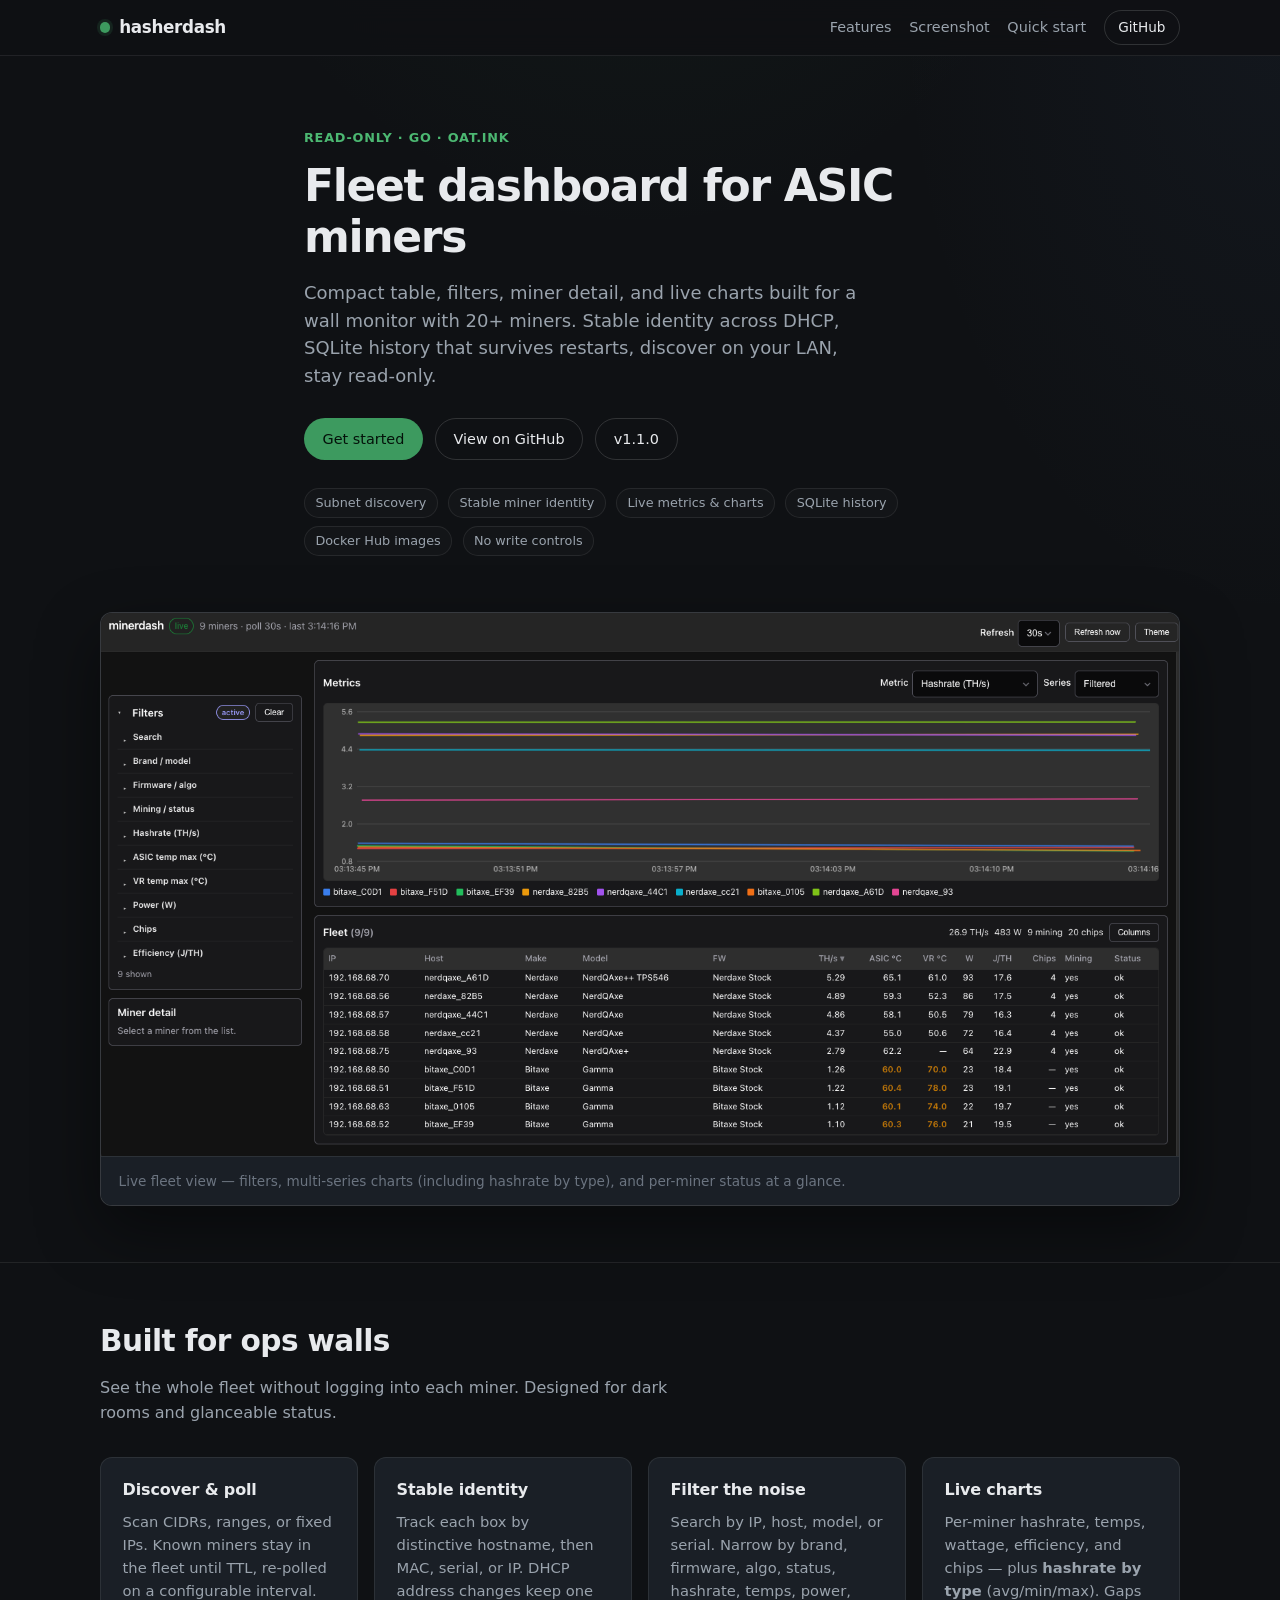
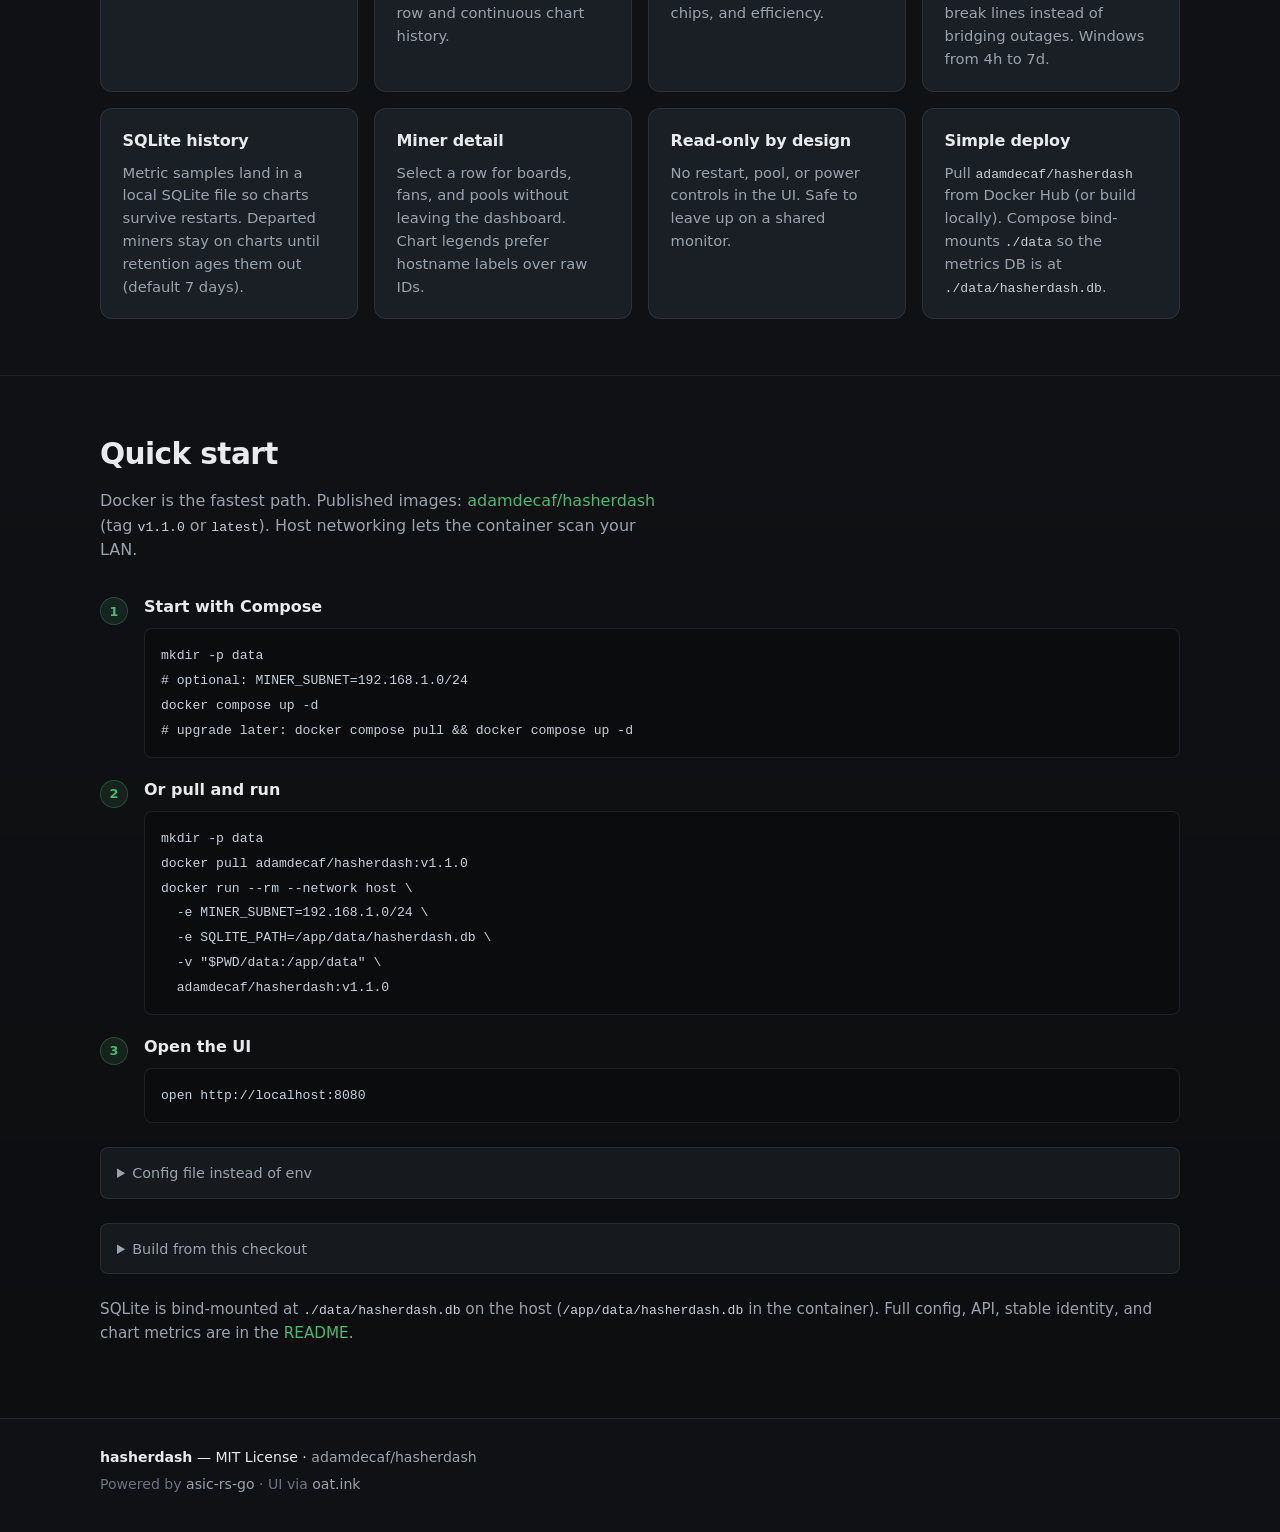
<file: docs/index.html>
<!DOCTYPE html>
<html lang="en">
<head>
  <meta charset="UTF-8" />
  <meta name="viewport" content="width=device-width, initial-scale=1.0" />
  <title>hasherdash — ASIC miner fleet dashboard</title>
  <meta name="description" content="Read-only fleet dashboard for ASIC miners. Stable identity, SQLite history, hashrate-by-type charts, and Docker Hub images for wall monitors." />
  <meta name="color-scheme" content="dark" />
  <meta property="og:title" content="hasherdash" />
  <meta property="og:description" content="Read-only ASIC fleet dashboard with stable identity, live charts, and SQLite history." />
  <meta property="og:image" content="images/hasherdash.png" />
  <meta property="og:type" content="website" />
  <link rel="stylesheet" href="styles.css" />
</head>
<body>
  <header class="site-header">
    <div class="wrap header-inner">
      <a class="brand" href="./">
        <span class="brand-mark" aria-hidden="true"></span>
        <strong>hasherdash</strong>
      </a>
      <nav class="nav">
        <a href="#features">Features</a>
        <a href="#screenshot">Screenshot</a>
        <a href="#quickstart">Quick start</a>
        <a class="btn btn-sm" href="https://github.com/adamdecaf/hasherdash">GitHub</a>
      </nav>
    </div>
  </header>

  <main>
    <section class="hero">
      <div class="wrap hero-inner">
        <p class="eyebrow">Read-only · Go · oat.ink</p>
        <h1>Fleet dashboard for ASIC miners</h1>
        <p class="lede">
          Compact table, filters, miner detail, and live charts built for a wall monitor
          with 20+ miners. Stable identity across DHCP, SQLite history that survives restarts,
          discover on your LAN, stay read-only.
        </p>
        <div class="hero-actions">
          <a class="btn btn-primary" href="#quickstart">Get started</a>
          <a class="btn" href="https://github.com/adamdecaf/hasherdash">View on GitHub</a>
          <a class="btn" href="https://github.com/adamdecaf/hasherdash/releases/tag/v1.1.0">v1.1.0</a>
        </div>
        <ul class="hero-meta">
          <li>Subnet discovery</li>
          <li>Stable miner identity</li>
          <li>Live metrics &amp; charts</li>
          <li>SQLite history</li>
          <li>Docker Hub images</li>
          <li>No write controls</li>
        </ul>
      </div>
    </section>

    <section id="screenshot" class="screenshot-section">
      <div class="wrap">
        <figure class="shot">
          <img
            src="images/hasherdash.png"
            alt="hasherdash dashboard showing live hashrate chart, filters, and fleet table for Bitaxe and Nerdaxe miners"
            width="1571"
            height="792"
            loading="eager"
          />
          <figcaption>Live fleet view — filters, multi-series charts (including hashrate by type), and per-miner status at a glance.</figcaption>
        </figure>
      </div>
    </section>

    <section id="features" class="features">
      <div class="wrap">
        <h2>Built for ops walls</h2>
        <p class="section-lede">
          See the whole fleet without logging into each miner. Designed for dark rooms and glanceable status.
        </p>
        <div class="feature-grid">
          <article class="card">
            <h3>Discover &amp; poll</h3>
            <p>
              Scan CIDRs, ranges, or fixed IPs. Known miners stay in the fleet until TTL,
              re-polled on a configurable interval.
            </p>
          </article>
          <article class="card">
            <h3>Stable identity</h3>
            <p>
              Track each box by distinctive hostname, then MAC, serial, or IP.
              DHCP address changes keep one row and continuous chart history.
            </p>
          </article>
          <article class="card">
            <h3>Filter the noise</h3>
            <p>
              Search by IP, host, model, or serial. Narrow by brand, firmware, algo, status,
              hashrate, temps, power, chips, and efficiency.
            </p>
          </article>
          <article class="card">
            <h3>Live charts</h3>
            <p>
              Per-miner hashrate, temps, wattage, efficiency, and chips — plus
              <strong>hashrate by type</strong> (avg/min/max). Gaps break lines instead of
              bridging outages. Windows from 4h to 7d.
            </p>
          </article>
          <article class="card">
            <h3>SQLite history</h3>
            <p>
              Metric samples land in a local SQLite file so charts survive restarts.
              Departed miners stay on charts until retention ages them out (default 7 days).
            </p>
          </article>
          <article class="card">
            <h3>Miner detail</h3>
            <p>
              Select a row for boards, fans, and pools without leaving the dashboard.
              Chart legends prefer hostname labels over raw IDs.
            </p>
          </article>
          <article class="card">
            <h3>Read-only by design</h3>
            <p>
              No restart, pool, or power controls in the UI. Safe to leave up on a shared monitor.
            </p>
          </article>
          <article class="card">
            <h3>Simple deploy</h3>
            <p>
              Pull <code>adamdecaf/hasherdash</code> from Docker Hub (or build locally).
              Compose bind-mounts <code>./data</code> so the metrics DB is at <code>./data/hasherdash.db</code>.
            </p>
          </article>
        </div>
      </div>
    </section>

    <section id="quickstart" class="quickstart">
      <div class="wrap">
        <h2>Quick start</h2>
        <p class="section-lede">
          Docker is the fastest path. Published images:
          <a href="https://hub.docker.com/r/adamdecaf/hasherdash">adamdecaf/hasherdash</a>
          (tag <code>v1.1.0</code> or <code>latest</code>). Host networking lets the container scan your LAN.
        </p>

        <div class="steps">
          <div class="step">
            <span class="step-num">1</span>
            <div>
              <h3>Start with Compose</h3>
              <pre><code>mkdir -p data
# optional: MINER_SUBNET=192.168.1.0/24
docker compose up -d
# upgrade later: docker compose pull &amp;&amp; docker compose up -d</code></pre>
            </div>
          </div>
          <div class="step">
            <span class="step-num">2</span>
            <div>
              <h3>Or pull and run</h3>
              <pre><code>mkdir -p data
docker pull adamdecaf/hasherdash:v1.1.0
docker run --rm --network host \
  -e MINER_SUBNET=192.168.1.0/24 \
  -e SQLITE_PATH=/app/data/hasherdash.db \
  -v "$PWD/data:/app/data" \
  adamdecaf/hasherdash:v1.1.0</code></pre>
            </div>
          </div>
          <div class="step">
            <span class="step-num">3</span>
            <div>
              <h3>Open the UI</h3>
              <pre><code>open http://localhost:8080</code></pre>
            </div>
          </div>
        </div>

        <details class="more">
          <summary>Config file instead of env</summary>
          <pre><code>cp hasherdash.example.yaml hasherdash.yaml
# edit subnets under:
#   subnets:
#     - 192.168.1.0/24

mkdir -p data
docker run --rm --network host \
  -v "$PWD/hasherdash.yaml:/app/hasherdash.yaml:ro" \
  -v "$PWD/data:/app/data" \
  -e CONFIG_FILE=/app/hasherdash.yaml \
  -e SQLITE_PATH=/app/data/hasherdash.db \
  adamdecaf/hasherdash:v1.1.0</code></pre>
        </details>

        <details class="more">
          <summary>Build from this checkout</summary>
          <pre><code>mkdir -p data
docker compose up -d --build
# or: make docker &amp;&amp; docker run … hasherdash:latest</code></pre>
        </details>

        <p class="docs-link">
          SQLite is bind-mounted at <code>./data/hasherdash.db</code> on the host
          (<code>/app/data/hasherdash.db</code> in the container). Full config, API, stable identity,
          and chart metrics are in the
          <a href="https://github.com/adamdecaf/hasherdash#readme">README</a>.
        </p>
      </div>
    </section>
  </main>

  <footer class="site-footer">
    <div class="wrap footer-inner">
      <p>
        <strong>hasherdash</strong> — MIT License ·
        <a href="https://github.com/adamdecaf/hasherdash">adamdecaf/hasherdash</a>
      </p>
      <p class="muted">Powered by <a href="https://github.com/adamdecaf/asic-rs-go">asic-rs-go</a> · UI via <a href="https://oat.ink/">oat.ink</a></p>
    </div>
  </footer>
</body>
</html>
</file>
<file: docs/styles.css>
/* hasherdash project site — dark ops aesthetic */

:root {
  --bg: #0f1114;
  --bg-elevated: #161a1f;
  --bg-card: #1a1f26;
  --border: rgba(255, 255, 255, 0.08);
  --border-strong: rgba(255, 255, 255, 0.14);
  --text: #e8eaed;
  --text-muted: #9aa3ad;
  --text-faint: #6b7480;
  --accent: #3d9a5f;
  --accent-soft: rgba(61, 154, 95, 0.15);
  --accent-hover: #4cb872;
  --warn: #c47a00;
  --radius: 12px;
  --radius-sm: 8px;
  --shadow: 0 24px 64px rgba(0, 0, 0, 0.45);
  --font: ui-sans-serif, system-ui, -apple-system, "Segoe UI", Roboto, "Helvetica Neue", Arial, sans-serif;
  --mono: ui-monospace, "SF Mono", Menlo, Consolas, "Liberation Mono", monospace;
  --wrap: 1080px;
  --header-h: 3.5rem;
}

*,
*::before,
*::after {
  box-sizing: border-box;
}

html {
  scroll-behavior: smooth;
}

body {
  margin: 0;
  min-height: 100vh;
  font-family: var(--font);
  font-size: 1rem;
  line-height: 1.55;
  color: var(--text);
  background:
    radial-gradient(ellipse 80% 50% at 50% -20%, rgba(61, 154, 95, 0.12), transparent 55%),
    radial-gradient(ellipse 60% 40% at 100% 0%, rgba(80, 120, 180, 0.06), transparent 50%),
    var(--bg);
  -webkit-font-smoothing: antialiased;
}

a {
  color: var(--accent-hover);
  text-decoration: none;
}

a:hover {
  text-decoration: underline;
}

.wrap {
  width: min(100% - 2rem, var(--wrap));
  margin-inline: auto;
}

/* Header */

.site-header {
  position: sticky;
  top: 0;
  z-index: 50;
  height: var(--header-h);
  border-bottom: 1px solid var(--border);
  background: color-mix(in srgb, var(--bg) 88%, transparent);
  backdrop-filter: blur(12px);
  -webkit-backdrop-filter: blur(12px);
}

.header-inner {
  display: flex;
  align-items: center;
  justify-content: space-between;
  height: 100%;
  gap: 1rem;
}

.brand {
  display: inline-flex;
  align-items: center;
  gap: 0.55rem;
  color: var(--text);
  text-decoration: none;
  font-size: 1.05rem;
  letter-spacing: -0.02em;
}

.brand:hover {
  text-decoration: none;
  color: var(--text);
}

.brand-mark {
  width: 0.65rem;
  height: 0.65rem;
  border-radius: 999px;
  background: var(--accent);
  box-shadow: 0 0 0 3px var(--accent-soft);
}

.nav {
  display: flex;
  align-items: center;
  gap: 0.25rem 1.1rem;
  flex-wrap: wrap;
  justify-content: flex-end;
}

.nav a:not(.btn) {
  color: var(--text-muted);
  font-size: 0.9rem;
  text-decoration: none;
}

.nav a:not(.btn):hover {
  color: var(--text);
}

/* Buttons */

.btn {
  display: inline-flex;
  align-items: center;
  justify-content: center;
  gap: 0.4rem;
  padding: 0.55rem 1.1rem;
  border-radius: 999px;
  border: 1px solid var(--border-strong);
  background: transparent;
  color: var(--text);
  font: inherit;
  font-size: 0.9rem;
  font-weight: 500;
  text-decoration: none;
  cursor: pointer;
  transition: background 0.15s, border-color 0.15s, color 0.15s;
}

.btn:hover {
  background: rgba(255, 255, 255, 0.05);
  border-color: rgba(255, 255, 255, 0.22);
  text-decoration: none;
  color: var(--text);
}

.btn-sm {
  padding: 0.35rem 0.85rem;
  font-size: 0.85rem;
}

.btn-primary {
  background: var(--accent);
  border-color: transparent;
  color: #04120a;
}

.btn-primary:hover {
  background: var(--accent-hover);
  color: #04120a;
  border-color: transparent;
}

/* Hero */

.hero {
  padding: 4.5rem 0 2.5rem;
}

.hero-inner {
  max-width: 42rem;
}

.eyebrow {
  margin: 0 0 0.85rem;
  font-size: 0.8rem;
  font-weight: 600;
  letter-spacing: 0.06em;
  text-transform: uppercase;
  color: var(--accent-hover);
}

.hero h1 {
  margin: 0 0 1rem;
  font-size: clamp(2rem, 5vw, 2.75rem);
  font-weight: 700;
  letter-spacing: -0.03em;
  line-height: 1.15;
}

.lede {
  margin: 0 0 1.75rem;
  font-size: 1.125rem;
  color: var(--text-muted);
  max-width: 36rem;
}

.hero-actions {
  display: flex;
  flex-wrap: wrap;
  gap: 0.75rem;
  margin-bottom: 1.75rem;
}

.hero-meta {
  display: flex;
  flex-wrap: wrap;
  gap: 0.5rem 0.65rem;
  list-style: none;
  margin: 0;
  padding: 0;
}

.hero-meta li {
  font-size: 0.8rem;
  color: var(--text-muted);
  padding: 0.25rem 0.65rem;
  border-radius: 999px;
  border: 1px solid var(--border);
  background: rgba(255, 255, 255, 0.02);
}

/* Screenshot */

.screenshot-section {
  padding: 1rem 0 3.5rem;
}

.shot {
  margin: 0;
  border-radius: var(--radius);
  border: 1px solid var(--border-strong);
  background: var(--bg-elevated);
  box-shadow: var(--shadow);
  overflow: hidden;
}

.shot img {
  display: block;
  width: 100%;
  height: auto;
  vertical-align: middle;
}

.shot figcaption {
  padding: 0.85rem 1.1rem;
  font-size: 0.85rem;
  color: var(--text-faint);
  border-top: 1px solid var(--border);
  background: var(--bg-card);
}

/* Features */

.features {
  padding: 3.5rem 0;
  border-top: 1px solid var(--border);
}

.features h2,
.quickstart h2 {
  margin: 0 0 0.65rem;
  font-size: clamp(1.5rem, 3vw, 1.85rem);
  letter-spacing: -0.02em;
}

.section-lede {
  margin: 0 0 2rem;
  color: var(--text-muted);
  max-width: 36rem;
}

.feature-grid {
  display: grid;
  grid-template-columns: repeat(auto-fill, minmax(16rem, 1fr));
  gap: 1rem;
}

.card {
  padding: 1.25rem 1.35rem;
  border-radius: var(--radius);
  border: 1px solid var(--border);
  background: var(--bg-card);
}

.card h3 {
  margin: 0 0 0.5rem;
  font-size: 1rem;
  font-weight: 600;
  letter-spacing: -0.01em;
}

.card p {
  margin: 0;
  font-size: 0.92rem;
  color: var(--text-muted);
}

/* Quick start */

.quickstart {
  padding: 3.5rem 0 4.5rem;
  border-top: 1px solid var(--border);
  background: linear-gradient(180deg, transparent, rgba(0, 0, 0, 0.2));
}

.steps {
  display: flex;
  flex-direction: column;
  gap: 1.25rem;
  margin-bottom: 1.5rem;
}

.step {
  display: grid;
  grid-template-columns: auto 1fr;
  gap: 1rem;
  align-items: start;
}

.step-num {
  display: flex;
  align-items: center;
  justify-content: center;
  width: 1.75rem;
  height: 1.75rem;
  margin-top: 0.15rem;
  border-radius: 999px;
  font-size: 0.8rem;
  font-weight: 700;
  color: var(--accent-hover);
  background: var(--accent-soft);
  border: 1px solid rgba(61, 154, 95, 0.35);
}

.step h3 {
  margin: 0 0 0.5rem;
  font-size: 1rem;
  font-weight: 600;
}

pre {
  margin: 0;
  padding: 0.9rem 1rem;
  border-radius: var(--radius-sm);
  border: 1px solid var(--border);
  background: #0a0c0e;
  overflow-x: auto;
}

code {
  font-family: var(--mono);
  font-size: 0.82rem;
  line-height: 1.5;
  color: #c8d0d8;
}

.more {
  margin: 1.5rem 0;
  padding: 0.85rem 1rem;
  border-radius: var(--radius-sm);
  border: 1px solid var(--border);
  background: var(--bg-elevated);
}

.more summary {
  cursor: pointer;
  font-size: 0.9rem;
  font-weight: 500;
  color: var(--text-muted);
  user-select: none;
}

.more summary:hover {
  color: var(--text);
}

.more[open] summary {
  margin-bottom: 0.75rem;
  color: var(--text);
}

.more pre {
  background: #080a0c;
}

.docs-link {
  margin: 0;
  font-size: 0.95rem;
  color: var(--text-muted);
}

/* Footer */

.site-footer {
  border-top: 1px solid var(--border);
  padding: 1.75rem 0 2.25rem;
}

.footer-inner {
  display: flex;
  flex-direction: column;
  gap: 0.35rem;
}

.site-footer p {
  margin: 0;
  font-size: 0.88rem;
}

.muted {
  color: var(--text-faint);
}

.site-footer a {
  color: var(--text-muted);
}

.site-footer a:hover {
  color: var(--accent-hover);
}

/* Responsive */

@media (max-width: 640px) {
  .hero {
    padding-top: 3rem;
  }

  .nav a:not(.btn) {
    display: none;
  }

  .step {
    grid-template-columns: 1fr;
    gap: 0.5rem;
  }

  .step-num {
    margin-top: 0;
  }
}

@media (prefers-reduced-motion: reduce) {
  html {
    scroll-behavior: auto;
  }
}
</file>
